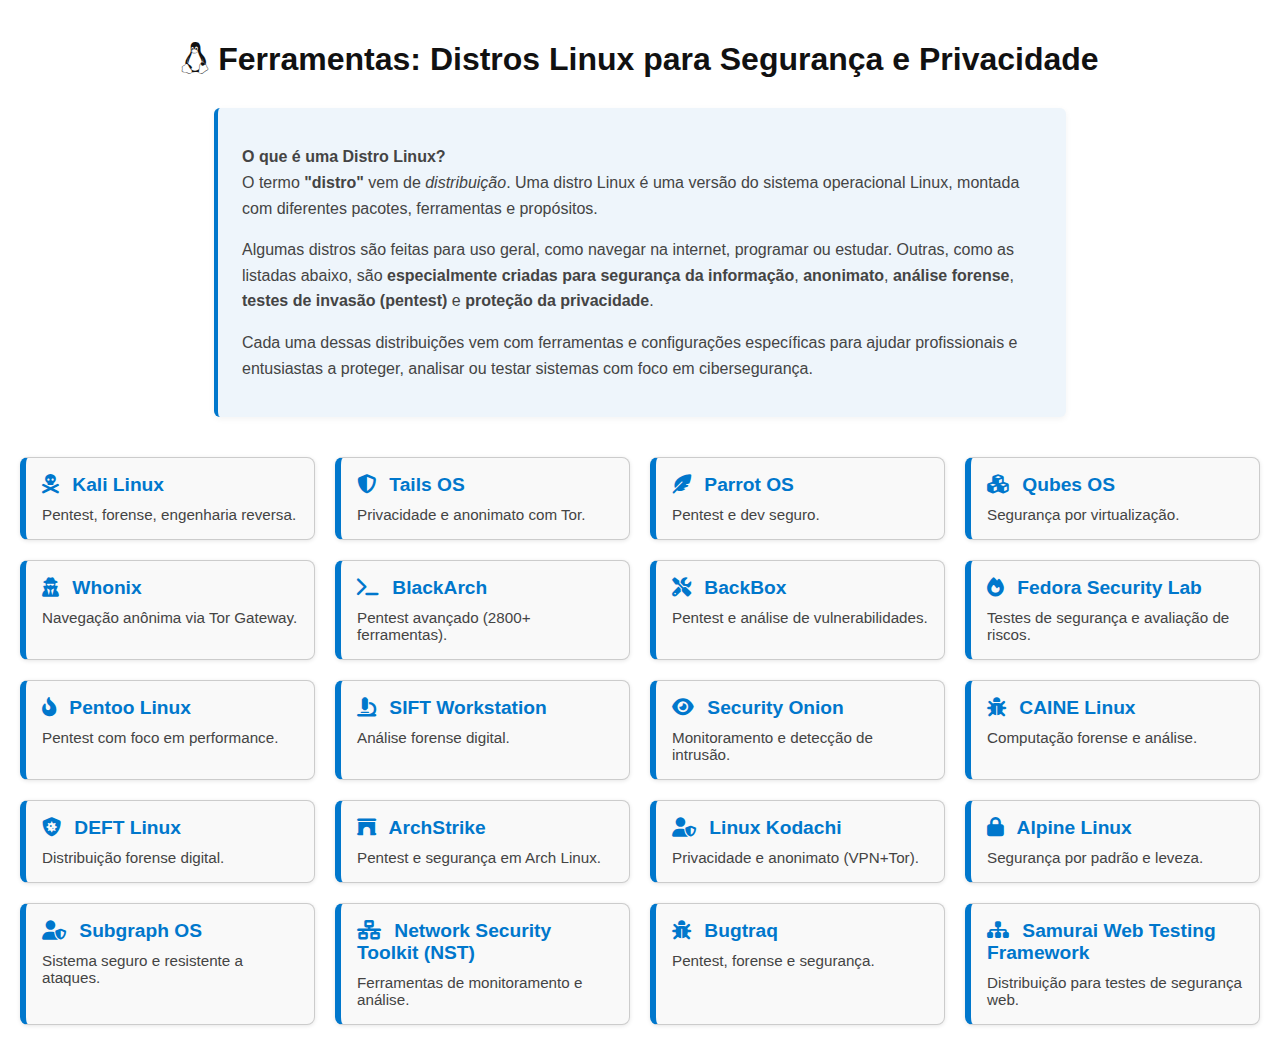
<file: Blog cyber sec/Ferramentas.html>
<!DOCTYPE html>
<html lang="pt-br">
<head>
  <meta charset="UTF-8" />
  <meta name="viewport" content="width=device-width, initial-scale=1" />
  <title>Ferramentas - Distros Linux</title>
  <link rel="stylesheet" href="https://cdnjs.cloudflare.com/ajax/libs/font-awesome/6.5.0/css/all.min.css" />
  <style>
    body {
      margin: 0;
      font-family: 'Segoe UI', Tahoma, Geneva, Verdana, sans-serif;
      background-color: #fff;
      color: #333;
      padding: 20px;
    }

    h1 {
      text-align: center;
      font-size: 2rem;
      color: #111;
      margin-bottom: 30px;
    }

    .grid {
      display: grid;
      grid-template-columns: repeat(auto-fit, minmax(280px, 1fr));
      gap: 20px;
    }

    .card {
      background: #f9f9f9;
      border: 1px solid #ccc;
      border-left: 6px solid #0077cc;
      padding: 16px;
      border-radius: 8px;
      cursor: pointer;
      transition: transform 0.2s, box-shadow 0.2s;
      box-shadow: 0 1px 4px rgba(0,0,0,0.1);
    }

    .card:hover {
      transform: scale(1.02);
      box-shadow: 0 4px 12px rgba(0,0,0,0.15);
    }

    .card h2 {
      margin: 0 0 10px;
      font-size: 1.2rem;
      color: #0077cc;
    }

    .card p {
      font-size: 0.95rem;
      color: #444;
      margin: 0;
    }

    .card i {
      margin-right: 8px;
      color: #0077cc;
    }

    /* Modal styles */
    .modal {
      display: none;
      position: fixed;
      z-index: 9999;
      padding-top: 80px;
      left: 0;
      top: 0;
      width: 100%;
      height: 100%;
      overflow: auto;
      background-color: rgba(0,0,0,0.7);
      font-size: 1rem;
    }

    .modal-content {
      background-color: #fff;
      margin: auto;
      padding: 24px 28px;
      border-radius: 8px;
      width: 90%;
      max-width: 600px;
      position: relative;
      box-shadow: 0 8px 30px rgba(0,0,0,0.3);
    }

    .close {
      color: #aaa;
      position: absolute;
      top: 12px;
      right: 20px;
      font-size: 28px;
      font-weight: bold;
      cursor: pointer;
      transition: color 0.2s;
    }

    .close:hover {
      color: #000;
    }

    ul {
      padding-left: 20px;
      margin: 12px 0 20px 0;
      color: #444;
    }

    ul li {
      margin-bottom: 8px;
    }

    a {
      color: #0077cc;
      text-decoration: none;
      font-weight: 600;
    }

    a:hover {
      text-decoration: underline;
    }

    @media (max-width: 600px) {
      .card {
        font-size: 14px;
      }
    }

    .intro {
  max-width: 800px;
  margin: 0 auto 40px auto;
  font-size: 1rem;
  line-height: 1.6;
  color: #444;
  background-color: #eef5fb;
  padding: 20px 24px;
  border-left: 4px solid #0077cc;
  border-radius: 6px;
  box-shadow: 0 2px 6px rgba(0,0,0,0.05);
}

  </style>
</head>
<body>
   <h1><i class="fab fa-linux"></i> Ferramentas: Distros Linux para Segurança e Privacidade</h1>

    <div class="intro">
  <p>
    <strong>O que é uma Distro Linux?</strong><br>
    O termo <strong>"distro"</strong> vem de <em>distribuição</em>. Uma distro Linux é uma versão do sistema operacional Linux, montada com diferentes pacotes, ferramentas e propósitos. 
  </p>
  <p>
    Algumas distros são feitas para uso geral, como navegar na internet, programar ou estudar. Outras, como as listadas abaixo, são <strong>especialmente criadas para segurança da informação</strong>, 
    <strong>anonimato</strong>, <strong>análise forense</strong>, <strong>testes de invasão (pentest)</strong> e <strong>proteção da privacidade</strong>.
  </p>
  <p>
    Cada uma dessas distribuições vem com ferramentas e configurações específicas para ajudar profissionais e entusiastas a proteger, analisar ou testar sistemas com foco em cibersegurança.
  </p>
</div>



  <div class="grid" id="cards-container">
    <!-- Cards inseridos via JS -->
  </div>

  <!-- Modal -->
  <div id="modal" class="modal" role="dialog" aria-modal="true" aria-labelledby="modal-title" aria-describedby="modal-desc">
    <div class="modal-content">
      <span class="close" aria-label="Fechar modal">&times;</span>
      <h2 id="modal-title"></h2>
      <p id="modal-desc"></p>
      <ul id="modal-list"></ul>
      <p><strong>Site oficial:</strong> <a id="modal-link" href="#" target="_blank" rel="noopener noreferrer">Visitar</a></p>
    </div>
  </div>

  <script>
    const distros = [
      {
        name: "Kali Linux",
        icon: "fa-skull-crossbones",
        desc: "Pentest, forense, engenharia reversa.",
        more: [
          "Ambiente: XFCE, GNOME, KDE",
          "Tamanho: ~3.5 GB",
          "Ferramentas: Metasploit, Nmap, Burp Suite",
          "Privacidade: Médio"
        ],
        link: "https://kali.org"
      },
      {
        name: "Tails OS",
        icon: "fa-shield-alt",
        desc: "Privacidade e anonimato com Tor.",
        more: [
          "Ambiente: GNOME customizado",
          "Tamanho: ~1.3 GB",
          "Ferramentas: Tor Browser, OnionShare, KeePassXC",
          "Privacidade: Altíssimo"
        ],
        link: "https://tails.net"
      },
      {
        name: "Parrot OS",
        icon: "fa-feather-alt",
        desc: "Pentest e dev seguro.",
        more: [
          "Ambiente: MATE",
          "Tamanho: ~2.5 GB",
          "Ferramentas: AnonSurf, Ghidra, SQLMap",
          "Privacidade: Alto"
        ],
        link: "https://parrotsec.org"
      },
      {
        name: "Qubes OS",
        icon: "fa-cubes",
        desc: "Segurança por virtualização.",
        more: [
          "Ambiente: XFCE",
          "Tamanho: ~5 GB",
          "Ferramentas: Isolamento por domínios (qubes)",
          "Privacidade: Muito alto"
        ],
        link: "https://qubes-os.org"
      },
      {
        name: "Whonix",
        icon: "fa-user-secret",
        desc: "Navegação anônima via Tor Gateway.",
        more: [
          "Ambiente: KDE, XFCE",
          "Tamanho: ~1.6 GB",
          "Modo dual VM: Gateway e Workstation",
          "Privacidade: Máxima"
        ],
        link: "https://whonix.org"
      },
      {
        name: "BlackArch",
        icon: "fa-terminal",
        desc: "Pentest avançado (2800+ ferramentas).",
        more: [
          "Ambiente: leve, terminal-friendly",
          "Tamanho: ~15 GB (full)",
          "Para usuários avançados",
          "Privacidade: Médio"
        ],
        link: "https://blackarch.org"
      },
      {
        name: "BackBox",
        icon: "fa-tools",
        desc: "Pentest e análise de vulnerabilidades.",
        more: [
          "Ambiente: XFCE",
          "Tamanho: ~2.5 GB",
          "Ferramentas: Metasploit, Wireshark, OpenVAS",
          "Privacidade: Médio"
        ],
        link: "https://backbox.org"
      },
      {
        name: "Fedora Security Lab",
        icon: "fa-fire",
        desc: "Testes de segurança e avaliação de riscos.",
        more: [
          "Ambiente: GNOME",
          "Tamanho: ~3.6 GB",
          "Ferramentas: OpenSCAP, Wireshark",
          "Privacidade: Médio"
        ],
        link: "https://labs.fedoraproject.org/security/"
      },
      {
        name: "Pentoo Linux",
        icon: "fa-fire-alt",
        desc: "Pentest com foco em performance.",
        more: [
          "Ambiente: XFCE",
          "Tamanho: ~3 GB",
          "Kernel otimizado para exploits",
          "Privacidade: Médio"
        ],
        link: "https://pentoo.ch"
      },
      {
        name: "SIFT Workstation",
        icon: "fa-microscope",
        desc: "Análise forense digital.",
        more: [
          "Ambiente: LXDE (em VM)",
          "Tamanho: ~4 GB",
          "Ferramentas: Sleuth Kit, Autopsy, Volatility",
          "Privacidade: Baixo"
        ],
        link: "https://digital-forensics.sans.org"
      },
      {
        name: "Security Onion",
        icon: "fa-eye",
        desc: "Monitoramento e detecção de intrusão.",
        more: [
          "Ambiente: GNOME",
          "Tamanho: ~4.5 GB",
          "Ferramentas: Zeek, Suricata, ELK Stack",
          "Privacidade: Baixo"
        ],
        link: "https://securityonion.net"
      },
      {
        name: "CAINE Linux",
        icon: "fa-bug",
        desc: "Computação forense e análise.",
        more: [
          "Ambiente: MATE",
          "Tamanho: ~3.5 GB",
          "Ferramentas: Autopsy, Sleuth Kit",
          "Privacidade: Baixo"
        ],
        link: "https://www.caine-live.net"
      },
      {
        name: "DEFT Linux",
        icon: "fa-shield-virus",
        desc: "Distribuição forense digital.",
        more: [
          "Ambiente: XFCE",
          "Tamanho: ~2 GB",
          "Ferramentas: FTK Imager, Autopsy",
          "Privacidade: Baixo"
        ],
        link: "https://www.deftlinux.net"
      },
      {
        name: "ArchStrike",
        icon: "fa-archway",
        desc: "Pentest e segurança em Arch Linux.",
        more: [
          "Ambiente: Leve, Arch-based",
          "Tamanho: Variável",
          "Ferramentas: Nmap, John The Ripper",
          "Privacidade: Médio"
        ],
        link: "https://archstrike.org"
      },
      {
        name: "Linux Kodachi",
        icon: "fa-user-shield",
        desc: "Privacidade e anonimato (VPN+Tor).",
        more: [
          "Ambiente: XFCE",
          "Tamanho: ~3.7 GB",
          "Ferramentas: VPN, Tor, DNSCrypt",
          "Privacidade: Muito alto"
        ],
        link: "https://www.digi77.com/linux-kodachi/"
      },
      {
        name: "Alpine Linux",
        icon: "fa-lock",
        desc: "Segurança por padrão e leveza.",
        more: [
          "Ambiente: Minimalista",
          "Tamanho: ~130 MB",
          "Foco: Segurança, simplicidade",
          "Privacidade: Médio"
        ],
        link: "https://alpinelinux.org"
      },
      {
        name: "Subgraph OS",
        icon: "fa-user-shield",
        desc: "Sistema seguro e resistente a ataques.",
        more: [
          "Ambiente: GNOME",
          "Tamanho: ~3.5 GB",
          "Ferramentas: Tor, sandboxing",
          "Privacidade: Muito alto"
        ],
        link: "https://subgraph.com"
      },
      {
        name: "Network Security Toolkit (NST)",
        icon: "fa-network-wired",
        desc: "Ferramentas de monitoramento e análise.",
        more: [
          "Ambiente: Fedora-based",
          "Tamanho: ~3 GB",
          "Ferramentas: Wireshark, Nmap, Snort",
          "Privacidade: Médio"
        ],
        link: "https://networksecuritytoolkit.org"
      },
      {
        name: "Bugtraq",
        icon: "fa-bug",
        desc: "Pentest, forense e segurança.",
        more: [
          "Ambiente: MATE",
          "Tamanho: ~3.5 GB",
          "Ferramentas: Metasploit, Wireshark, John The Ripper",
          "Privacidade: Médio"
        ],
        link: "https://www.bugtraq-team.com"
      },
      {
        name: "Samurai Web Testing Framework",
        icon: "fa-sitemap",
        desc: "Distribuição para testes de segurança web.",
        more: [
          "Ambiente: XFCE",
          "Tamanho: ~3.5 GB",
          "Ferramentas: Burp Suite, OWASP ZAP, w3af",
          "Privacidade: Médio"
        ],
        link: "https://samurai.inguardians.com"
      }
    ];

    const container = document.getElementById("cards-container");
    const modal = document.getElementById("modal");
    const modalTitle = document.getElementById("modal-title");
    const modalDesc = document.getElementById("modal-desc");
    const modalList = document.getElementById("modal-list");
    const modalLink = document.getElementById("modal-link");
    const closeBtn = document.querySelector(".close");

    distros.forEach(distro => {
      const card = document.createElement("div");
      card.className = "card";
      card.setAttribute("tabindex", "0"); // Para foco teclado
      card.setAttribute("role", "button");
      card.setAttribute("aria-label", `Abrir detalhes da distribuição ${distro.name}`);
      card.innerHTML = `
        <h2><i class="fas ${distro.icon}"></i> ${distro.name}</h2>
        <p>${distro.desc}</p>
      `;

      card.addEventListener("click", () => {
        modalTitle.textContent = distro.name;
        modalDesc.textContent = distro.desc;
        modalList.innerHTML = distro.more.map(item => `<li>${item}</li>`).join("");
        modalLink.href = distro.link;
        modal.style.display = "block";
        modal.focus();
      });

      // Abrir modal ao pressionar Enter ou Space no teclado
      card.addEventListener("keydown", e => {
        if (e.key === "Enter" || e.key === " ") {
          e.preventDefault();
          card.click();
        }
      });

      container.appendChild(card);
    });

    closeBtn.onclick = () => (modal.style.display = "none");
    window.onclick = (e) => {
      if (e.target === modal) modal.style.display = "none";
    };

    // Fechar modal com Esc
    window.addEventListener("keydown", e => {
      if (e.key === "Escape" && modal.style.display === "block") {
        modal.style.display = "none";
      }
    });
  </script>

</body>
</html>
</file>
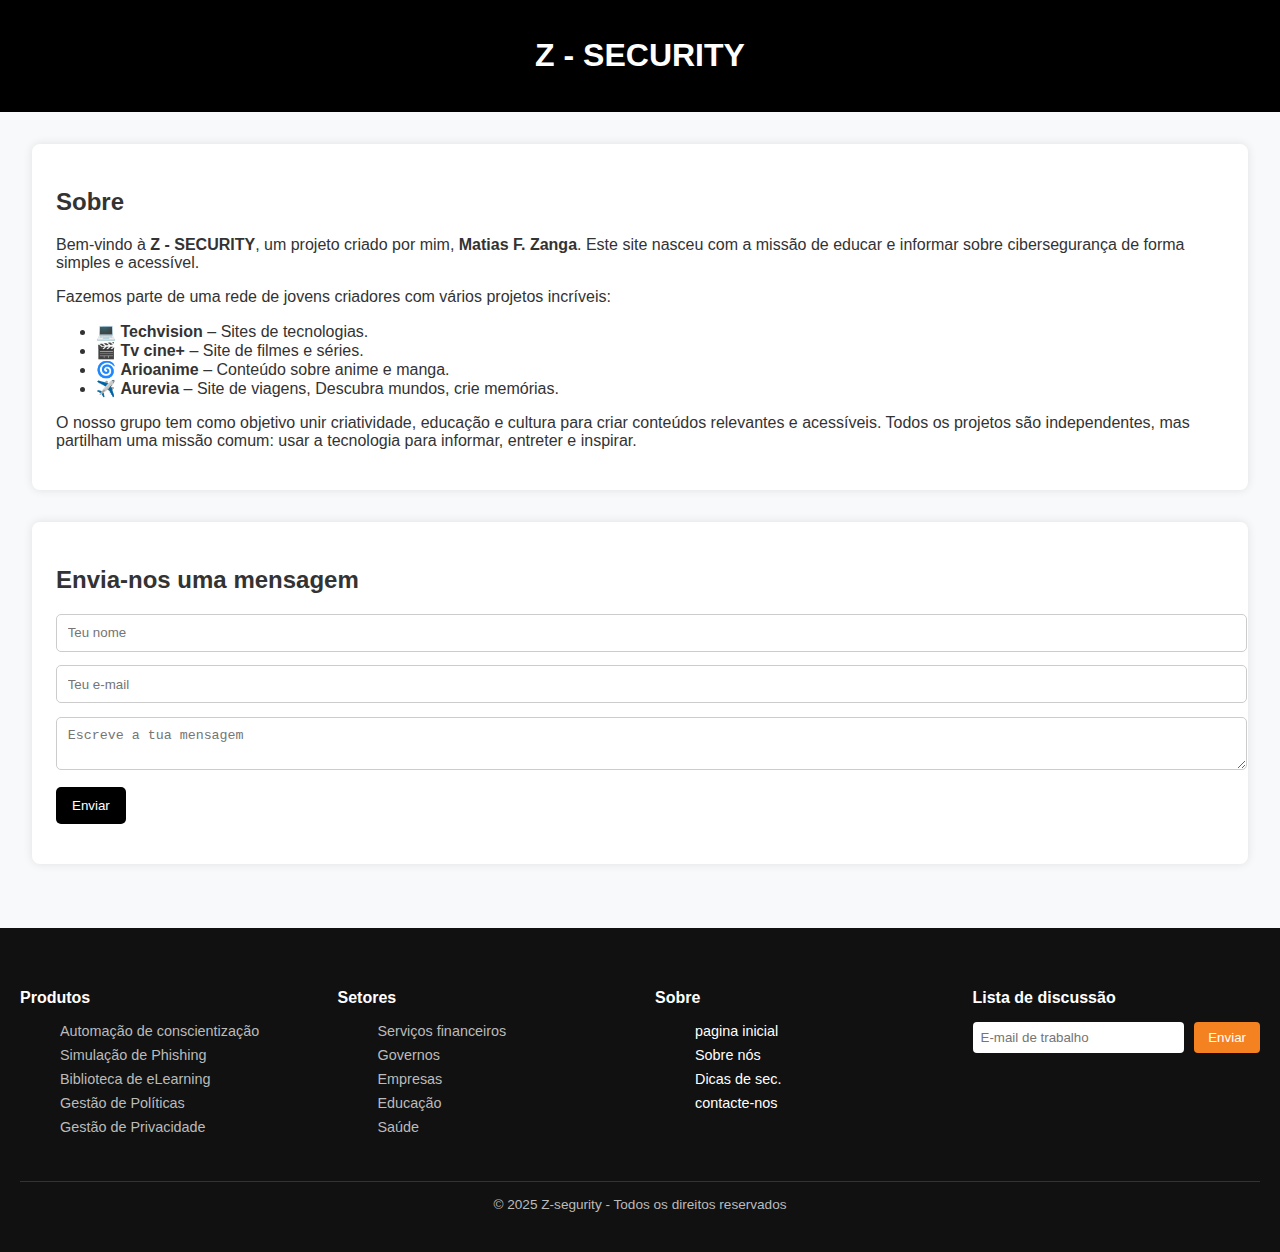
<file: Blog cyber sec/sobre.html>
<!DOCTYPE html>
<html lang="pt">
<head>
  <meta charset="UTF-8">
  <meta name="viewport" content="width=device-width, initial-scale=1">
  <title>Sobre - Z SECURITY</title>
  <style>
    body {
      font-family: Arial, sans-serif;
      margin: 0;
      padding: 0;
      background: #f8f9fa;
      color: #333;
    }

    header {
      background-color: #000;
      color: #fff;
      padding: 1em;
      text-align: center;
    }

    nav a {
      color: #fff;
      margin: 0 10px;
      text-decoration: none;
    }

    main {
      padding: 2em;
    }

    .sobre, .formulario {
      background-color: #fff;
      padding: 1.5em;
      margin-bottom: 2em;
      border-radius: 8px;
      box-shadow: 0 0 10px rgba(0,0,0,0.1);
    }

    form input, form textarea {
      width: 100%;
      padding: 0.8em;
      margin-bottom: 1em;
      border: 1px solid #ccc;
      border-radius: 5px;
    }

    button {
      background-color: #000;
      color: #fff;
      padding: 0.8em 1.2em;
      border: none;
      border-radius: 5px;
      cursor: pointer;
    }

      footer {
      background: #111; color: #bbb; padding: 40px 20px;
    }
    footer .footer-grid {
      display: grid; grid-template-columns: repeat(auto-fit, minmax(200px,1fr)); gap: 30px; margin-bottom: 30px;
    }
    footer h4 {
      margin-bottom: 15px; color: #fff;
    }
    footer ul {
      list-style: none;
    }
    footer ul li {
      margin-bottom: 8px; font-size: 0.9em;
    }
    footer li a {
      text-decoration: none;
      color: white;
    }
    footer .subscribe {
      display: flex; gap: 10px;
    }
    footer input {
      padding: 8px; flex: 1; border: none; border-radius: 4px;
    }
    footer button {
      padding: 8px 14px; background: #f58220; border: none; color: #fff; border-radius: 4px; cursor: pointer;
    }
    footer button:hover {
      background: #d66f1b;
    }
    footer .bottom {
      text-align: center; border-top: 1px solid #333; padding-top: 15px; font-size: 0.85em;
    }

    #mensagemStatus {
      margin-top: 10px;
      font-weight: bold;
    }
  </style>
</head>
<body>
  <header>
    <h1>Z - SECURITY</h1>
  </header>

  <main>
    <section class="sobre">
      <h2>Sobre</h2>
      <p>Bem-vindo à <strong>Z - SECURITY</strong>, um projeto criado por mim, <strong>Matias F. Zanga</strong>. Este site nasceu com a missão de educar e informar sobre cibersegurança de forma simples e acessível.</p>
      <p>Fazemos parte de uma rede de jovens criadores com vários projetos incríveis:</p>
      <ul>
        <li>💻  <strong>Techvision</strong> – Sites  de tecnologias.</li>
        <li>🎬 <strong>Tv cine+</strong> – Site de filmes e séries.</li>
        <li>🌀 <strong>Arioanime</strong> – Conteúdo sobre anime e manga.</li>
        <li>✈️ <strong>Aurevia</strong> – Site de viagens, Descubra mundos, crie memórias.</li>
      </ul>

      <p>O nosso grupo tem como objetivo unir criatividade, educação e cultura para criar conteúdos relevantes e acessíveis. Todos os projetos são independentes, mas partilham uma missão comum: usar a tecnologia para informar, entreter e inspirar.</p>
    </section>

    <section class="formulario">
      <h2>Envia-nos uma mensagem</h2>
      <form id="contactForm">
        <input type="text" name="user_name" placeholder="Teu nome" required>
        <input type="email" name="user_email" placeholder="Teu e-mail" required>
        <textarea name="message" placeholder="Escreve a tua mensagem" required></textarea>
        <button type="submit">Enviar</button>
        <p id="mensagemStatus"></p>
      </form>
    </section>
  </main>

    <footer>
    <div class="footer-grid">
      <div>
        <h4>Produtos</h4>
        <ul>
          <li>Automação de conscientização</li>
          <li>Simulação de Phishing</li>
          <li>Biblioteca de eLearning</li>
          <li>Gestão de Políticas</li>
          <li>Gestão de Privacidade</li>
        </ul>
      </div>
      <div>
        <h4>Setores</h4>
        <ul>
          <li>Serviços financeiros</li>
          <li>Governos</li>
          <li>Empresas</li>
          <li>Educação</li>
          <li>Saúde</li>
        </ul>
      </div>
      <div>
        <h4>Sobre</h4>
        <ul>
          <li><a href="index.html">pagina inicial</a></li>
        <li><a href="sobre.html">Sobre nós</a></li>
        <li><a href="test.html">Dicas de sec.</a></li>
        <li><a href="Z-segurity.html">contacte-nos</a></li>
        </ul>
      </div>
      <div>
        <h4>Lista de discussão</h4>
        <div class="subscribe">
          <input type="email" placeholder="E-mail de trabalho" />
          <button>Enviar</button>
        </div>
      </div>
    </div>
    <div class="bottom">© 2025 Z-segurity - Todos os direitos reservados</div>
  </footer>

  <!-- EmailJS -->
  <script src="https://cdn.emailjs.com/dist/email.min.js"></script>
  <script>
    // Inicializar EmailJS
    (function(){
      emailjs.init("SEU_PUBLIC_KEY_AQUI"); // <- substitui com a tua public key
    })();

    document.getElementById("contactForm").addEventListener("submit", function(event) {
      event.preventDefault();

      emailjs.sendForm("SEU_SERVICE_ID", "SEU_TEMPLATE_ID", this)
        .then(function(response) {
          document.getElementById("mensagemStatus").innerText = "✅ Mensagem enviada com sucesso!";
        }, function(error) {
          document.getElementById("mensagemStatus").innerText = "❌ Erro ao enviar. Tenta novamente.";
        });

      this.reset();
    });
  </script>
</body>
</html>
</file>
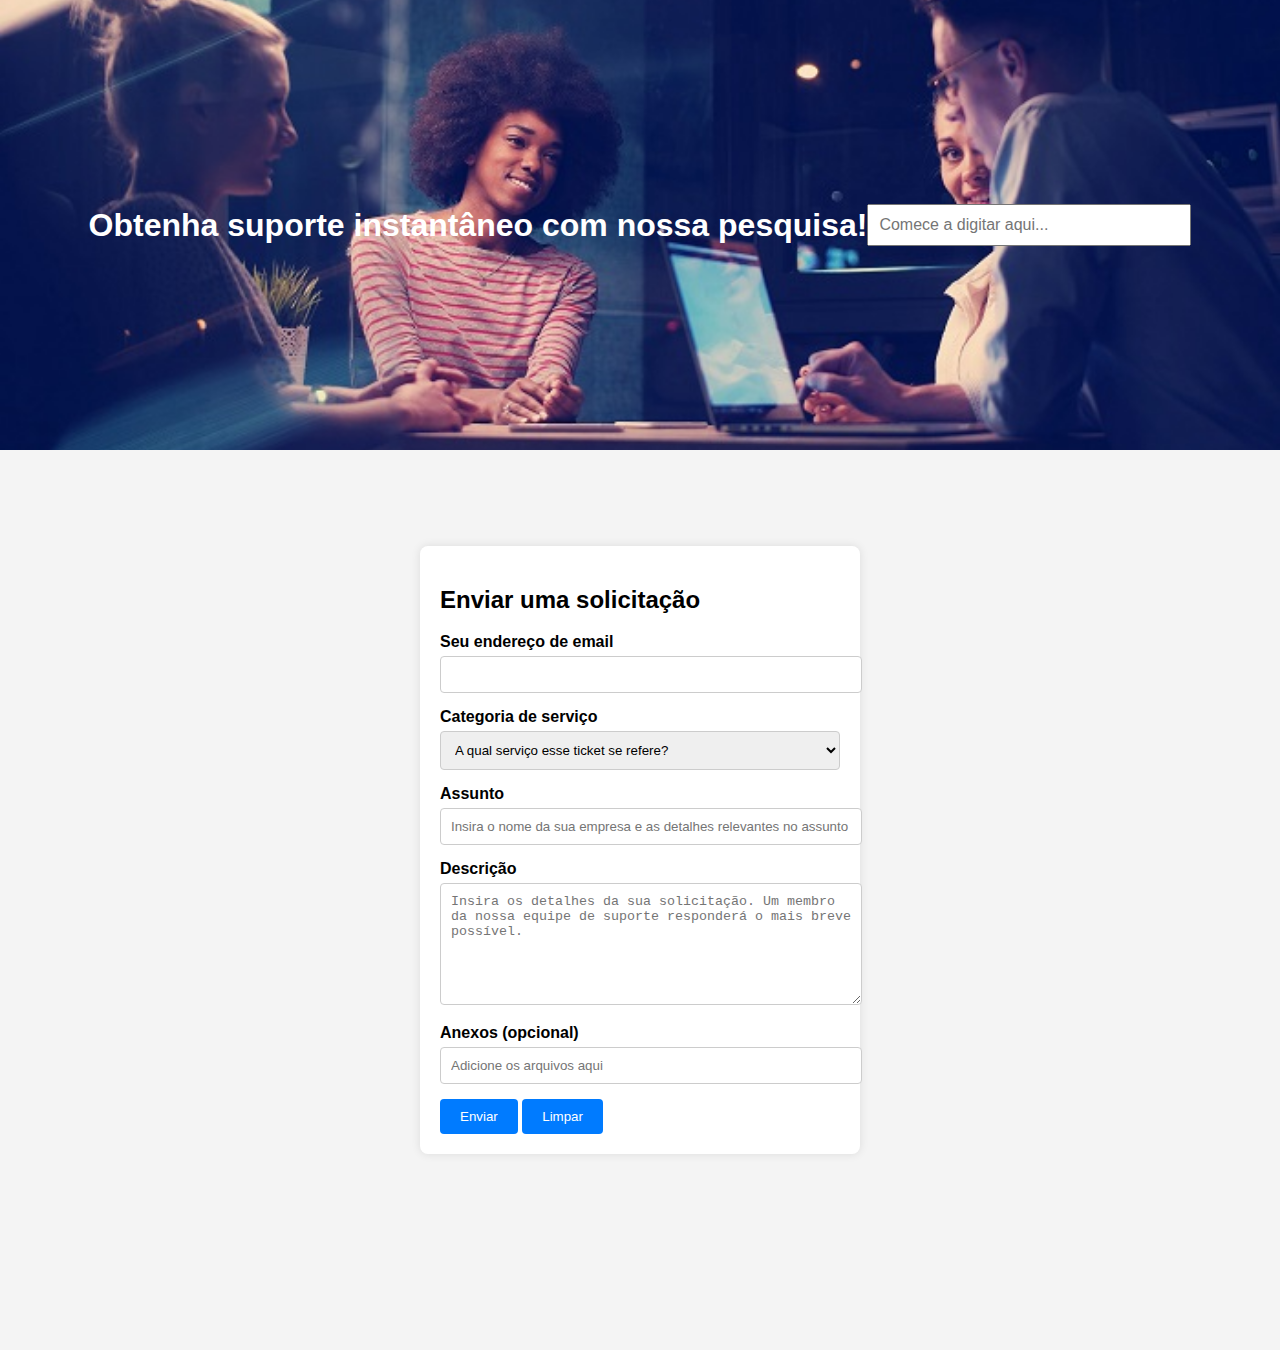
<file: Blog cyber sec/suporte.html>
<!DOCTYPE html>
<html lang="pt">
<head>
    <meta charset="UTF-8">
    <meta name="viewport" content="width=device-width, initial-scale=1.0">
    <title>suport</title>
    <style>
        body {
            font-family: Arial, sans-serif;
            margin: 0;
            padding: 0;
            background-color: #f4f4f4;
        }
        .container {
            display: flex;
            justify-content: center;
            align-items: center;
            height: 100vh;
            flex-direction: column;
        }
        .hero {
            position: relative;
            width: 100%;
            height: 50vh;
            background: url('img/nego.jpg') no-repeat center center/cover;
            display: flex;
            justify-content: center;
            align-items: center;
            color: white;
            text-align: center;
        }
        .hero h1 {
            font-size: 2em;
            margin-bottom: 20px;
        }
        .hero input[type="text"] {
            width: 300px;
            padding: 10px;
            font-size: 1em;
        }
        .form-container {
            background: white;
            padding: 20px;
            border-radius: 8px;
            box-shadow: 0 0 10px rgba(0, 0, 0, 0.1);
            width: 400px;
            margin-top: -100px;
        }
        .form-container label {
            display: block;
            margin-bottom: 5px;
            font-weight: bold;
        }
        .form-container input, .form-container select, .form-container textarea {
            width: 100%;
            padding: 10px;
            margin-bottom: 15px;
            border: 1px solid #ccc;
            border-radius: 4px;
        }
        .form-container textarea {
            height: 100px;
        }
        .form-container button {
            background-color: #007bff;
            color: white;
            padding: 10px 20px;
            border: none;
            border-radius: 4px;
            cursor: pointer;
        }
        .form-container button:hover {
            background-color: #0056b3;
        }
    </style>
</head>
<body>
    <div class="hero">
        <h1>Obtenha suporte instantâneo com nossa pesquisa!</h1>
        <input type="text" placeholder="Comece a digitar aqui...">
    </div>
    <div class="container">
        <div class="form-container">
            <h2>Enviar uma solicitação</h2>
            <label for="email">Seu endereço de email</label>
            <input type="email" id="email" required>
            <label for="category">Categoria de serviço</label>
            <select id="category">
                <option value="">A qual serviço esse ticket se refere?</option>
                <option value="support">Suporte</option>
                <option value="billing">Faturamento</option>
            </select>
            <label for="subject">Assunto</label>
            <input type="text" id="subject" placeholder="Insira o nome da sua empresa e as detalhes relevantes no assunto deste solicitação.">
            <label for="description">Descrição</label>
            <textarea id="description" placeholder="Insira os detalhes da sua solicitação. Um membro da nossa equipe de suporte responderá o mais breve possível."></textarea>
            <label for="attachments">Anexos (opcional)</label>
            <input type="text" id="attachments" placeholder="Adicione os arquivos aqui">
            <button type="submit">Enviar</button>
            <button type="button">Limpar</button>
        </div>
    </div>
    <script>
        document.querySelector('button[type="submit"]').addEventListener('click', function(e) {
            e.preventDefault();
            alert('Solicitação enviada com sucesso!');
            document.getElementById('email').value = '';
            document.getElementById('category').value = '';
            document.getElementById('subject').value = '';
            document.getElementById('description').value = '';
            document.getElementById('attachments').value = '';
        });
        document.querySelector('button[type="button"]').addEventListener('click', function() {
            document.getElementById('email').value = '';
            document.getElementById('category').value = '';
            document.getElementById('subject').value = '';
            document.getElementById('description').value = '';
            document.getElementById('attachments').value = '';
        });
    </script>
</body>
</html>
</file>
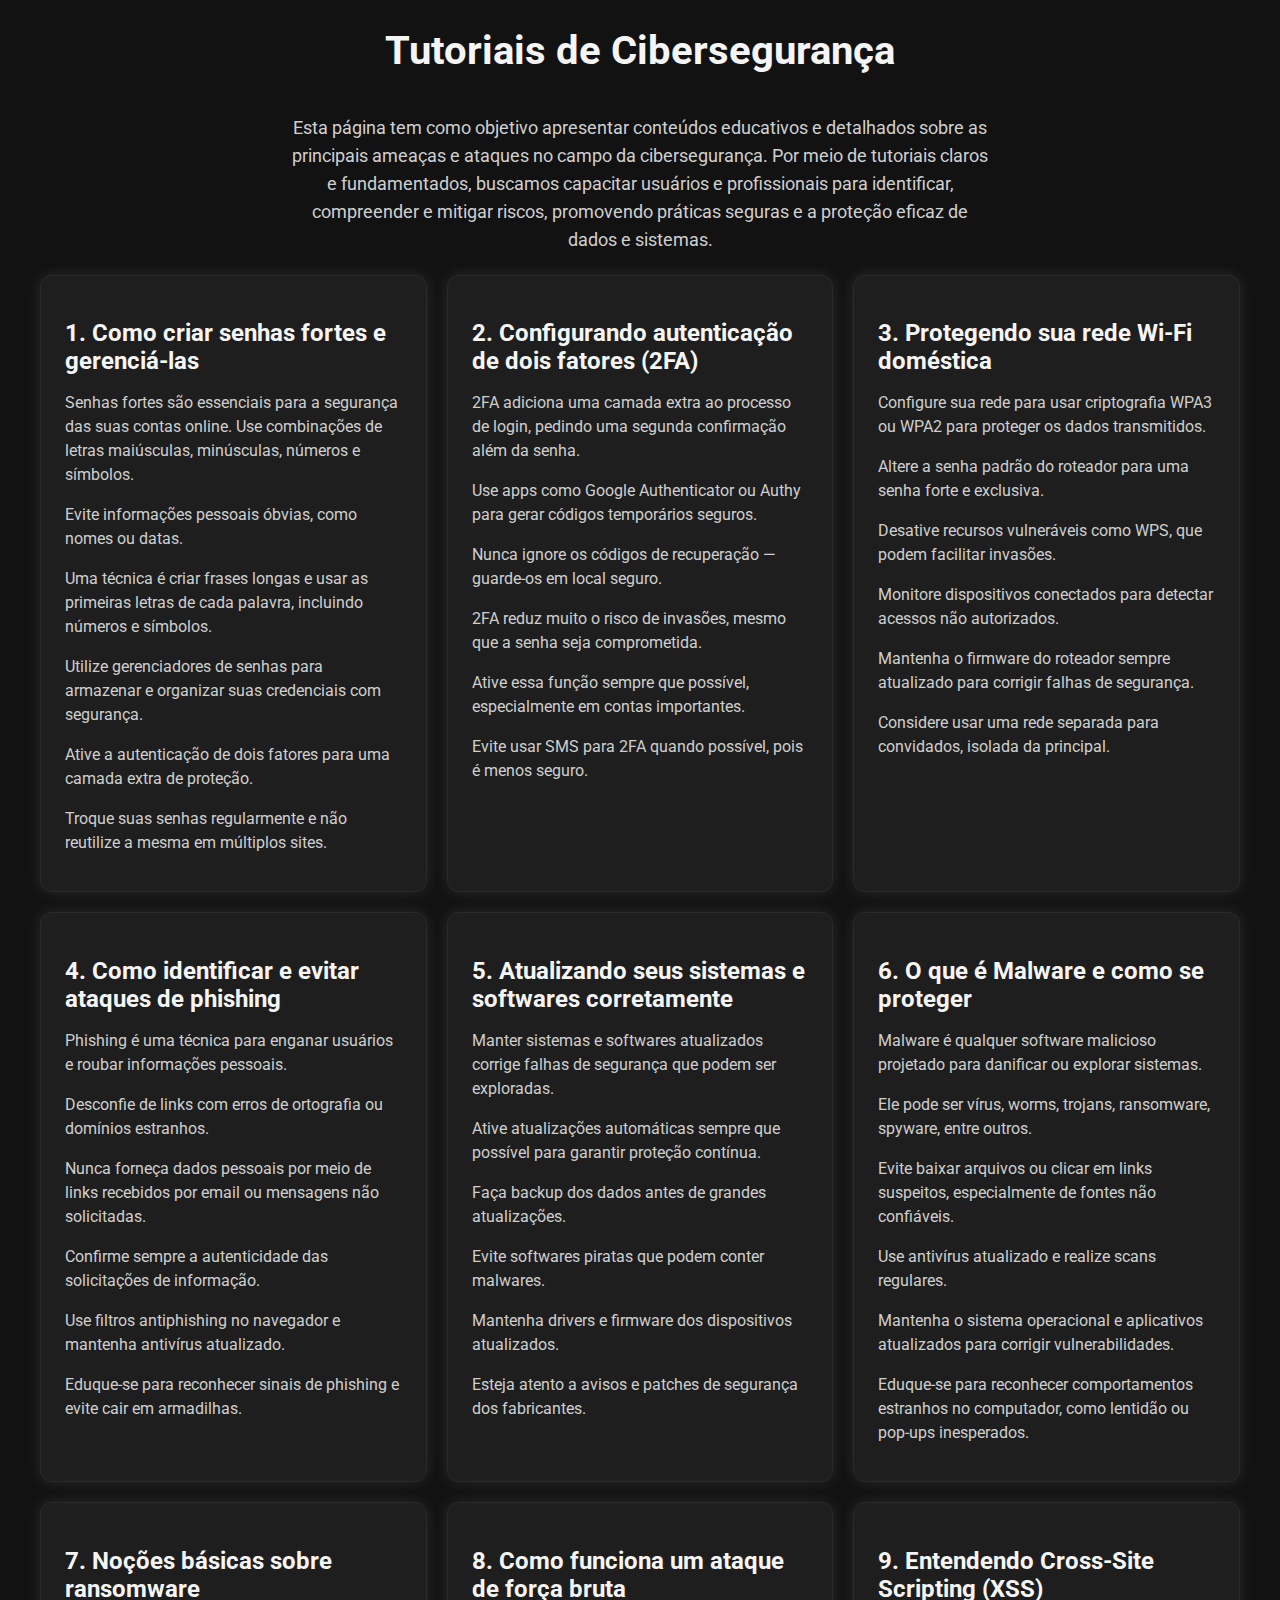
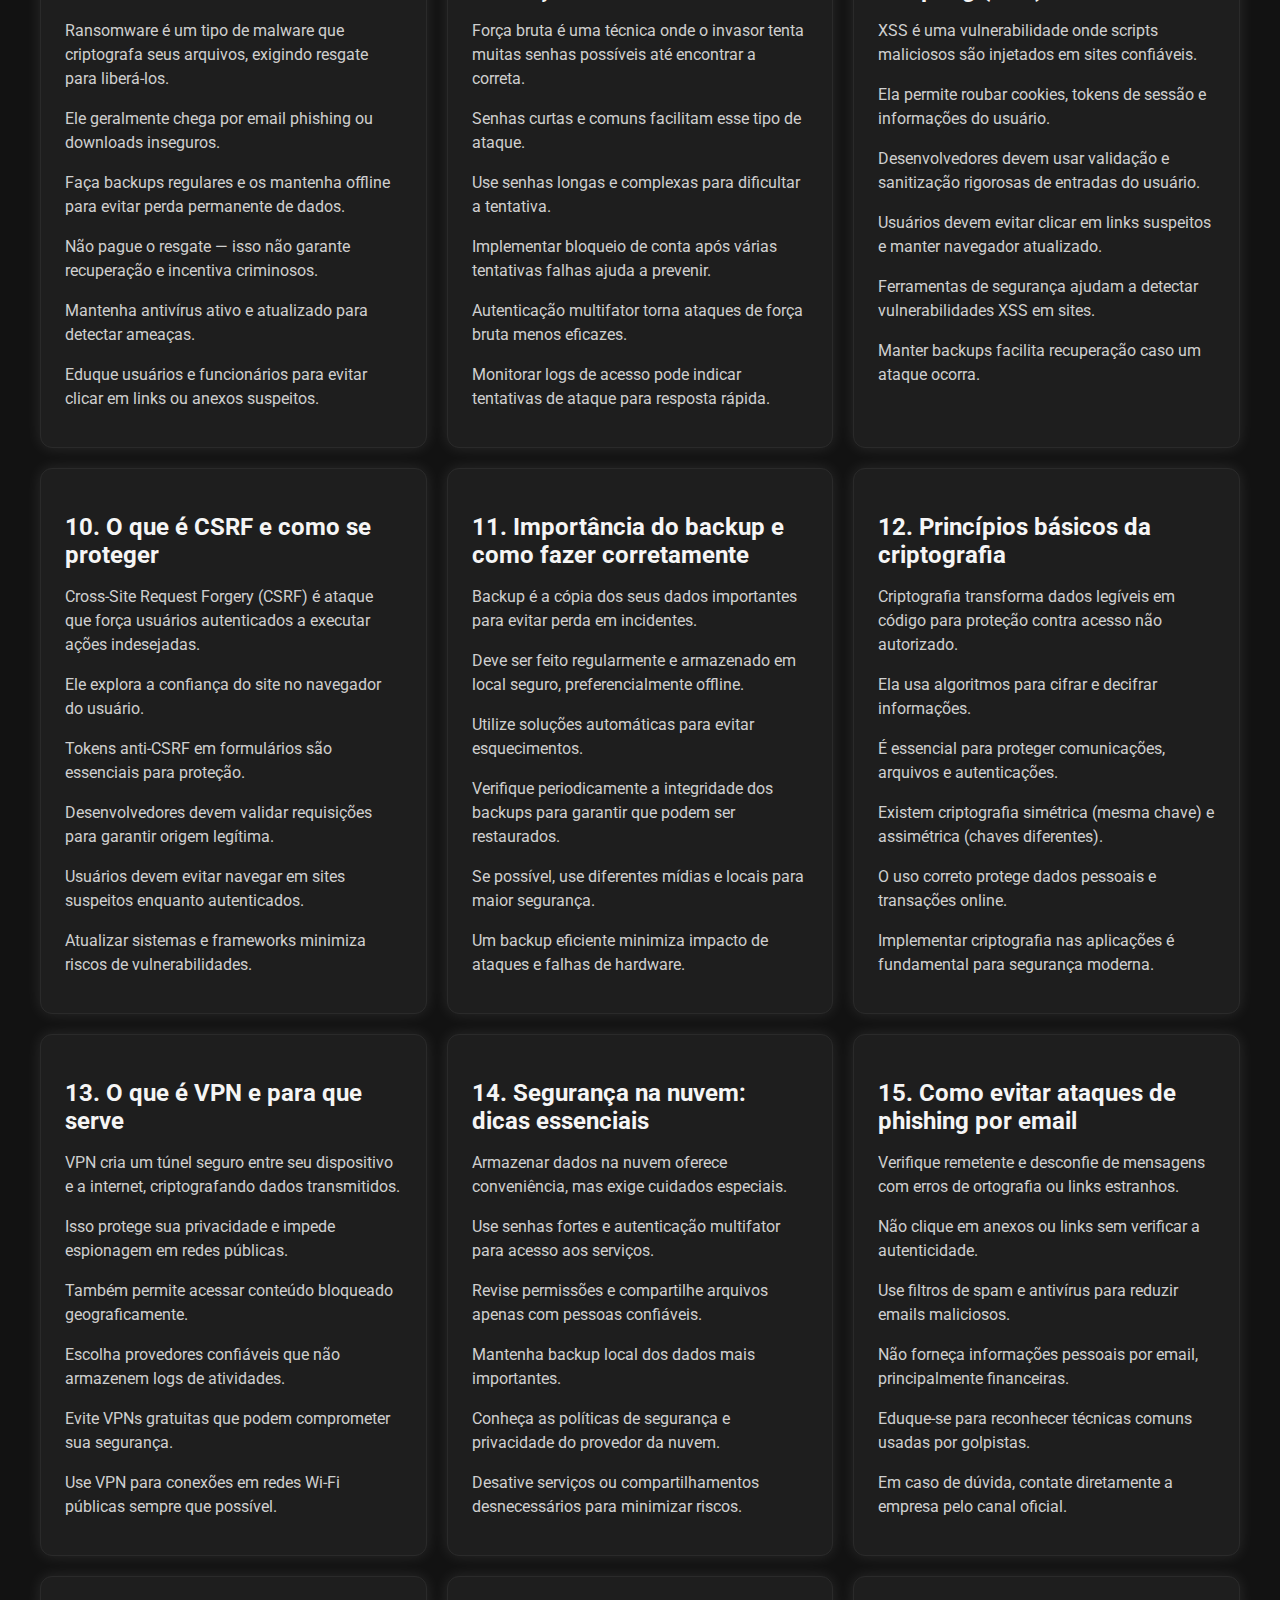
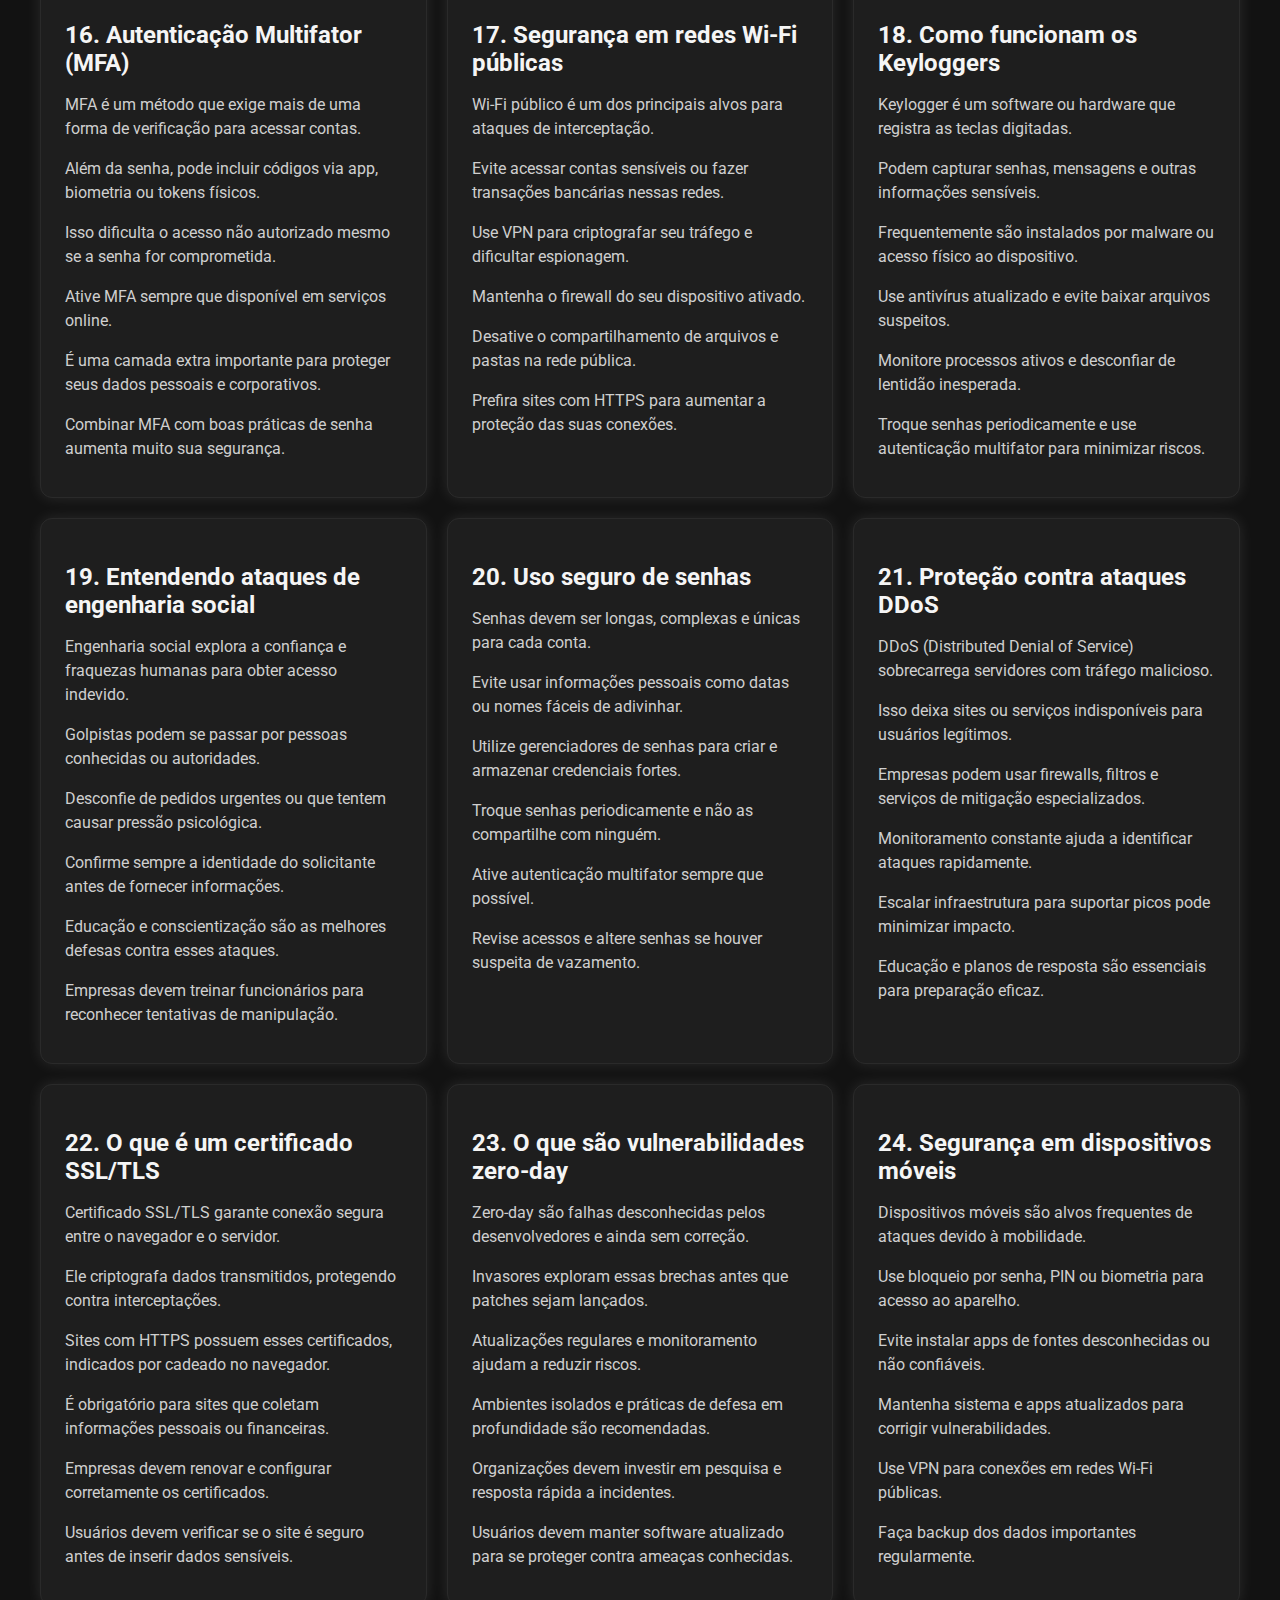
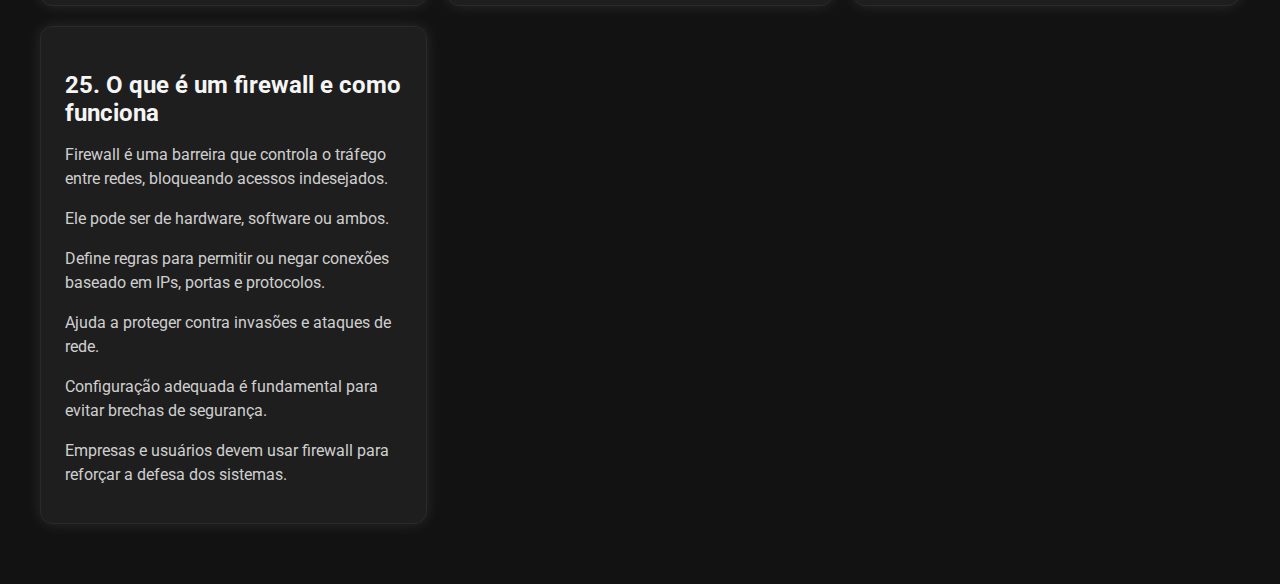
<file: Blog cyber sec/test.html>
<!DOCTYPE html>
<html lang="pt-BR">
<head>
<meta charset="UTF-8" />
<meta name="viewport" content="width=device-width, initial-scale=1" />
<title>Tutoriais de Cibersegurança - Cards</title>
<link href="https://fonts.googleapis.com/css2?family=Roboto&display=swap" rel="stylesheet" />
<style>
  body {
  background-color: #121212; /* fundo preto escuro */
  color: #e0e0e0; /* texto claro */
  font-family: 'Roboto', sans-serif;
  margin: 20px;
}

h1 {
  text-align: center;
  color: #f5f5f5; /* quase branco */
  margin-bottom: 40px;
  font-size: 2.5rem;
}

.cards-container {
  display: grid;
  grid-template-columns: repeat(auto-fit, minmax(320px, 1fr));
  gap: 20px;
  max-width: 1200px;
  margin: 0 auto 60px;
}

.card {
  background-color: #1e1e1e; /* cinza escuro */
  border-radius: 12px;
  padding: 24px;
  box-shadow: 0 0 15px rgba(255, 255, 255, 0.1); /* sombra branca sutil */
  transition: transform 0.3s ease, box-shadow 0.3s ease;
  border: 1px solid #2a2a2a; /* borda discreta */
}

.card:hover {
  transform: translateY(-8px);
  box-shadow: 0 8px 30px rgba(255, 255, 255, 0.2);
}

.card h2 {
  color: #f5f5f5; /* quase branco */
  margin-bottom: 16px;
  font-size: 1.5rem;
}

.card p {
  line-height: 1.5;
  font-size: 1rem;
  margin-bottom: 12px;
  color: #cfcfcf; /* cinza claro */
}

</style>
</head>
<body>

<h1>Tutoriais de Cibersegurança</h1>
<p style="max-width: 700px; margin: 20px auto; color: #d0d0d0; font-size: 1.1rem; line-height: 1.6; text-align: center;">
  Esta página tem como objetivo apresentar conteúdos educativos e detalhados sobre as principais ameaças e ataques no campo da cibersegurança. Por meio de tutoriais claros e fundamentados, buscamos capacitar usuários e profissionais para identificar, compreender e mitigar riscos, promovendo práticas seguras e a proteção eficaz de dados e sistemas.
</p>

<div class="cards-container">

  <div class="card">
    <h2>1. Como criar senhas fortes e gerenciá-las</h2>
    <p>Senhas fortes são essenciais para a segurança das suas contas online. Use combinações de letras maiúsculas, minúsculas, números e símbolos.</p>
    <p>Evite informações pessoais óbvias, como nomes ou datas.</p>
    <p>Uma técnica é criar frases longas e usar as primeiras letras de cada palavra, incluindo números e símbolos.</p>
    <p>Utilize gerenciadores de senhas para armazenar e organizar suas credenciais com segurança.</p>
    <p>Ative a autenticação de dois fatores para uma camada extra de proteção.</p>
    <p>Troque suas senhas regularmente e não reutilize a mesma em múltiplos sites.</p>
  </div>

  <div class="card">
    <h2>2. Configurando autenticação de dois fatores (2FA)</h2>
    <p>2FA adiciona uma camada extra ao processo de login, pedindo uma segunda confirmação além da senha.</p>
    <p>Use apps como Google Authenticator ou Authy para gerar códigos temporários seguros.</p>
    <p>Nunca ignore os códigos de recuperação — guarde-os em local seguro.</p>
    <p>2FA reduz muito o risco de invasões, mesmo que a senha seja comprometida.</p>
    <p>Ative essa função sempre que possível, especialmente em contas importantes.</p>
    <p>Evite usar SMS para 2FA quando possível, pois é menos seguro.</p>
  </div>

  <div class="card">
    <h2>3. Protegendo sua rede Wi-Fi doméstica</h2>
    <p>Configure sua rede para usar criptografia WPA3 ou WPA2 para proteger os dados transmitidos.</p>
    <p>Altere a senha padrão do roteador para uma senha forte e exclusiva.</p>
    <p>Desative recursos vulneráveis como WPS, que podem facilitar invasões.</p>
    <p>Monitore dispositivos conectados para detectar acessos não autorizados.</p>
    <p>Mantenha o firmware do roteador sempre atualizado para corrigir falhas de segurança.</p>
    <p>Considere usar uma rede separada para convidados, isolada da principal.</p>
  </div>

  <div class="card">
    <h2>4. Como identificar e evitar ataques de phishing</h2>
    <p>Phishing é uma técnica para enganar usuários e roubar informações pessoais.</p>
    <p>Desconfie de links com erros de ortografia ou domínios estranhos.</p>
    <p>Nunca forneça dados pessoais por meio de links recebidos por email ou mensagens não solicitadas.</p>
    <p>Confirme sempre a autenticidade das solicitações de informação.</p>
    <p>Use filtros antiphishing no navegador e mantenha antivírus atualizado.</p>
    <p>Eduque-se para reconhecer sinais de phishing e evite cair em armadilhas.</p>
  </div>

  <div class="card">
    <h2>5. Atualizando seus sistemas e softwares corretamente</h2>
    <p>Manter sistemas e softwares atualizados corrige falhas de segurança que podem ser exploradas.</p>
    <p>Ative atualizações automáticas sempre que possível para garantir proteção contínua.</p>
    <p>Faça backup dos dados antes de grandes atualizações.</p>
    <p>Evite softwares piratas que podem conter malwares.</p>
    <p>Mantenha drivers e firmware dos dispositivos atualizados.</p>
    <p>Esteja atento a avisos e patches de segurança dos fabricantes.</p>
  </div>

  <!-- Continuando dentro da <div class="cards-container"> -->

<div class="card">
  <h2>6. O que é Malware e como se proteger</h2>
  <p>Malware é qualquer software malicioso projetado para danificar ou explorar sistemas.</p>
  <p>Ele pode ser vírus, worms, trojans, ransomware, spyware, entre outros.</p>
  <p>Evite baixar arquivos ou clicar em links suspeitos, especialmente de fontes não confiáveis.</p>
  <p>Use antivírus atualizado e realize scans regulares.</p>
  <p>Mantenha o sistema operacional e aplicativos atualizados para corrigir vulnerabilidades.</p>
  <p>Eduque-se para reconhecer comportamentos estranhos no computador, como lentidão ou pop-ups inesperados.</p>
</div>

<div class="card">
  <h2>7. Noções básicas sobre ransomware</h2>
  <p>Ransomware é um tipo de malware que criptografa seus arquivos, exigindo resgate para liberá-los.</p>
  <p>Ele geralmente chega por email phishing ou downloads inseguros.</p>
  <p>Faça backups regulares e os mantenha offline para evitar perda permanente de dados.</p>
  <p>Não pague o resgate — isso não garante recuperação e incentiva criminosos.</p>
  <p>Mantenha antivírus ativo e atualizado para detectar ameaças.</p>
  <p>Eduque usuários e funcionários para evitar clicar em links ou anexos suspeitos.</p>
</div>

<div class="card">
  <h2>8. Como funciona um ataque de força bruta</h2>
  <p>Força bruta é uma técnica onde o invasor tenta muitas senhas possíveis até encontrar a correta.</p>
  <p>Senhas curtas e comuns facilitam esse tipo de ataque.</p>
  <p>Use senhas longas e complexas para dificultar a tentativa.</p>
  <p>Implementar bloqueio de conta após várias tentativas falhas ajuda a prevenir.</p>
  <p>Autenticação multifator torna ataques de força bruta menos eficazes.</p>
  <p>Monitorar logs de acesso pode indicar tentativas de ataque para resposta rápida.</p>
</div>

<div class="card">
  <h2>9. Entendendo Cross-Site Scripting (XSS)</h2>
  <p>XSS é uma vulnerabilidade onde scripts maliciosos são injetados em sites confiáveis.</p>
  <p>Ela permite roubar cookies, tokens de sessão e informações do usuário.</p>
  <p>Desenvolvedores devem usar validação e sanitização rigorosas de entradas do usuário.</p>
  <p>Usuários devem evitar clicar em links suspeitos e manter navegador atualizado.</p>
  <p>Ferramentas de segurança ajudam a detectar vulnerabilidades XSS em sites.</p>
  <p>Manter backups facilita recuperação caso um ataque ocorra.</p>
</div>

<div class="card">
  <h2>10. O que é CSRF e como se proteger</h2>
  <p>Cross-Site Request Forgery (CSRF) é ataque que força usuários autenticados a executar ações indesejadas.</p>
  <p>Ele explora a confiança do site no navegador do usuário.</p>
  <p>Tokens anti-CSRF em formulários são essenciais para proteção.</p>
  <p>Desenvolvedores devem validar requisições para garantir origem legítima.</p>
  <p>Usuários devem evitar navegar em sites suspeitos enquanto autenticados.</p>
  <p>Atualizar sistemas e frameworks minimiza riscos de vulnerabilidades.</p>
</div>

<div class="card">
  <h2>11. Importância do backup e como fazer corretamente</h2>
  <p>Backup é a cópia dos seus dados importantes para evitar perda em incidentes.</p>
  <p>Deve ser feito regularmente e armazenado em local seguro, preferencialmente offline.</p>
  <p>Utilize soluções automáticas para evitar esquecimentos.</p>
  <p>Verifique periodicamente a integridade dos backups para garantir que podem ser restaurados.</p>
  <p>Se possível, use diferentes mídias e locais para maior segurança.</p>
  <p>Um backup eficiente minimiza impacto de ataques e falhas de hardware.</p>
</div>

<div class="card">
  <h2>12. Princípios básicos da criptografia</h2>
  <p>Criptografia transforma dados legíveis em código para proteção contra acesso não autorizado.</p>
  <p>Ela usa algoritmos para cifrar e decifrar informações.</p>
  <p>É essencial para proteger comunicações, arquivos e autenticações.</p>
  <p>Existem criptografia simétrica (mesma chave) e assimétrica (chaves diferentes).</p>
  <p>O uso correto protege dados pessoais e transações online.</p>
  <p>Implementar criptografia nas aplicações é fundamental para segurança moderna.</p>
</div>

<div class="card">
  <h2>13. O que é VPN e para que serve</h2>
  <p>VPN cria um túnel seguro entre seu dispositivo e a internet, criptografando dados transmitidos.</p>
  <p>Isso protege sua privacidade e impede espionagem em redes públicas.</p>
  <p>Também permite acessar conteúdo bloqueado geograficamente.</p>
  <p>Escolha provedores confiáveis que não armazenem logs de atividades.</p>
  <p>Evite VPNs gratuitas que podem comprometer sua segurança.</p>
  <p>Use VPN para conexões em redes Wi-Fi públicas sempre que possível.</p>
</div>

<div class="card">
  <h2>14. Segurança na nuvem: dicas essenciais</h2>
  <p>Armazenar dados na nuvem oferece conveniência, mas exige cuidados especiais.</p>
  <p>Use senhas fortes e autenticação multifator para acesso aos serviços.</p>
  <p>Revise permissões e compartilhe arquivos apenas com pessoas confiáveis.</p>
  <p>Mantenha backup local dos dados mais importantes.</p>
  <p>Conheça as políticas de segurança e privacidade do provedor da nuvem.</p>
  <p>Desative serviços ou compartilhamentos desnecessários para minimizar riscos.</p>
</div>

<div class="card">
  <h2>15. Como evitar ataques de phishing por email</h2>
  <p>Verifique remetente e desconfie de mensagens com erros de ortografia ou links estranhos.</p>
  <p>Não clique em anexos ou links sem verificar a autenticidade.</p>
  <p>Use filtros de spam e antivírus para reduzir emails maliciosos.</p>
  <p>Não forneça informações pessoais por email, principalmente financeiras.</p>
  <p>Eduque-se para reconhecer técnicas comuns usadas por golpistas.</p>
  <p>Em caso de dúvida, contate diretamente a empresa pelo canal oficial.</p>
</div>
<div class="card">
  <h2>16. Autenticação Multifator (MFA)</h2>
  <p>MFA é um método que exige mais de uma forma de verificação para acessar contas.</p>
  <p>Além da senha, pode incluir códigos via app, biometria ou tokens físicos.</p>
  <p>Isso dificulta o acesso não autorizado mesmo se a senha for comprometida.</p>
  <p>Ative MFA sempre que disponível em serviços online.</p>
  <p>É uma camada extra importante para proteger seus dados pessoais e corporativos.</p>
  <p>Combinar MFA com boas práticas de senha aumenta muito sua segurança.</p>
</div>

<div class="card">
  <h2>17. Segurança em redes Wi-Fi públicas</h2>
  <p>Wi-Fi público é um dos principais alvos para ataques de interceptação.</p>
  <p>Evite acessar contas sensíveis ou fazer transações bancárias nessas redes.</p>
  <p>Use VPN para criptografar seu tráfego e dificultar espionagem.</p>
  <p>Mantenha o firewall do seu dispositivo ativado.</p>
  <p>Desative o compartilhamento de arquivos e pastas na rede pública.</p>
  <p>Prefira sites com HTTPS para aumentar a proteção das suas conexões.</p>
</div>

<div class="card">
  <h2>18. Como funcionam os Keyloggers</h2>
  <p>Keylogger é um software ou hardware que registra as teclas digitadas.</p>
  <p>Podem capturar senhas, mensagens e outras informações sensíveis.</p>
  <p>Frequentemente são instalados por malware ou acesso físico ao dispositivo.</p>
  <p>Use antivírus atualizado e evite baixar arquivos suspeitos.</p>
  <p>Monitore processos ativos e desconfiar de lentidão inesperada.</p>
  <p>Troque senhas periodicamente e use autenticação multifator para minimizar riscos.</p>
</div>

<div class="card">
  <h2>19. Entendendo ataques de engenharia social</h2>
  <p>Engenharia social explora a confiança e fraquezas humanas para obter acesso indevido.</p>
  <p>Golpistas podem se passar por pessoas conhecidas ou autoridades.</p>
  <p>Desconfie de pedidos urgentes ou que tentem causar pressão psicológica.</p>
  <p>Confirme sempre a identidade do solicitante antes de fornecer informações.</p>
  <p>Educação e conscientização são as melhores defesas contra esses ataques.</p>
  <p>Empresas devem treinar funcionários para reconhecer tentativas de manipulação.</p>
</div>

<div class="card">
  <h2>20. Uso seguro de senhas</h2>
  <p>Senhas devem ser longas, complexas e únicas para cada conta.</p>
  <p>Evite usar informações pessoais como datas ou nomes fáceis de adivinhar.</p>
  <p>Utilize gerenciadores de senhas para criar e armazenar credenciais fortes.</p>
  <p>Troque senhas periodicamente e não as compartilhe com ninguém.</p>
  <p>Ative autenticação multifator sempre que possível.</p>
  <p>Revise acessos e altere senhas se houver suspeita de vazamento.</p>
</div>

<div class="card">
  <h2>21. Proteção contra ataques DDoS</h2>
  <p>DDoS (Distributed Denial of Service) sobrecarrega servidores com tráfego malicioso.</p>
  <p>Isso deixa sites ou serviços indisponíveis para usuários legítimos.</p>
  <p>Empresas podem usar firewalls, filtros e serviços de mitigação especializados.</p>
  <p>Monitoramento constante ajuda a identificar ataques rapidamente.</p>
  <p>Escalar infraestrutura para suportar picos pode minimizar impacto.</p>
  <p>Educação e planos de resposta são essenciais para preparação eficaz.</p>
</div>

<div class="card">
  <h2>22. O que é um certificado SSL/TLS</h2>
  <p>Certificado SSL/TLS garante conexão segura entre o navegador e o servidor.</p>
  <p>Ele criptografa dados transmitidos, protegendo contra interceptações.</p>
  <p>Sites com HTTPS possuem esses certificados, indicados por cadeado no navegador.</p>
  <p>É obrigatório para sites que coletam informações pessoais ou financeiras.</p>
  <p>Empresas devem renovar e configurar corretamente os certificados.</p>
  <p>Usuários devem verificar se o site é seguro antes de inserir dados sensíveis.</p>
</div>

<div class="card">
  <h2>23. O que são vulnerabilidades zero-day</h2>
  <p>Zero-day são falhas desconhecidas pelos desenvolvedores e ainda sem correção.</p>
  <p>Invasores exploram essas brechas antes que patches sejam lançados.</p>
  <p>Atualizações regulares e monitoramento ajudam a reduzir riscos.</p>
  <p>Ambientes isolados e práticas de defesa em profundidade são recomendadas.</p>
  <p>Organizações devem investir em pesquisa e resposta rápida a incidentes.</p>
  <p>Usuários devem manter software atualizado para se proteger contra ameaças conhecidas.</p>
</div>

<div class="card">
  <h2>24. Segurança em dispositivos móveis</h2>
  <p>Dispositivos móveis são alvos frequentes de ataques devido à mobilidade.</p>
  <p>Use bloqueio por senha, PIN ou biometria para acesso ao aparelho.</p>
  <p>Evite instalar apps de fontes desconhecidas ou não confiáveis.</p>
  <p>Mantenha sistema e apps atualizados para corrigir vulnerabilidades.</p>
  <p>Use VPN para conexões em redes Wi-Fi públicas.</p>
  <p>Faça backup dos dados importantes regularmente.</p>
</div>

<div class="card">
  <h2>25. O que é um firewall e como funciona</h2>
  <p>Firewall é uma barreira que controla o tráfego entre redes, bloqueando acessos indesejados.</p>
  <p>Ele pode ser de hardware, software ou ambos.</p>
  <p>Define regras para permitir ou negar conexões baseado em IPs, portas e protocolos.</p>
  <p>Ajuda a proteger contra invasões e ataques de rede.</p>
  <p>Configuração adequada é fundamental para evitar brechas de segurança.</p>
  <p>Empresas e usuários devem usar firewall para reforçar a defesa dos sistemas.</p>
</div>



</div>

</body>
</html>
</file>
